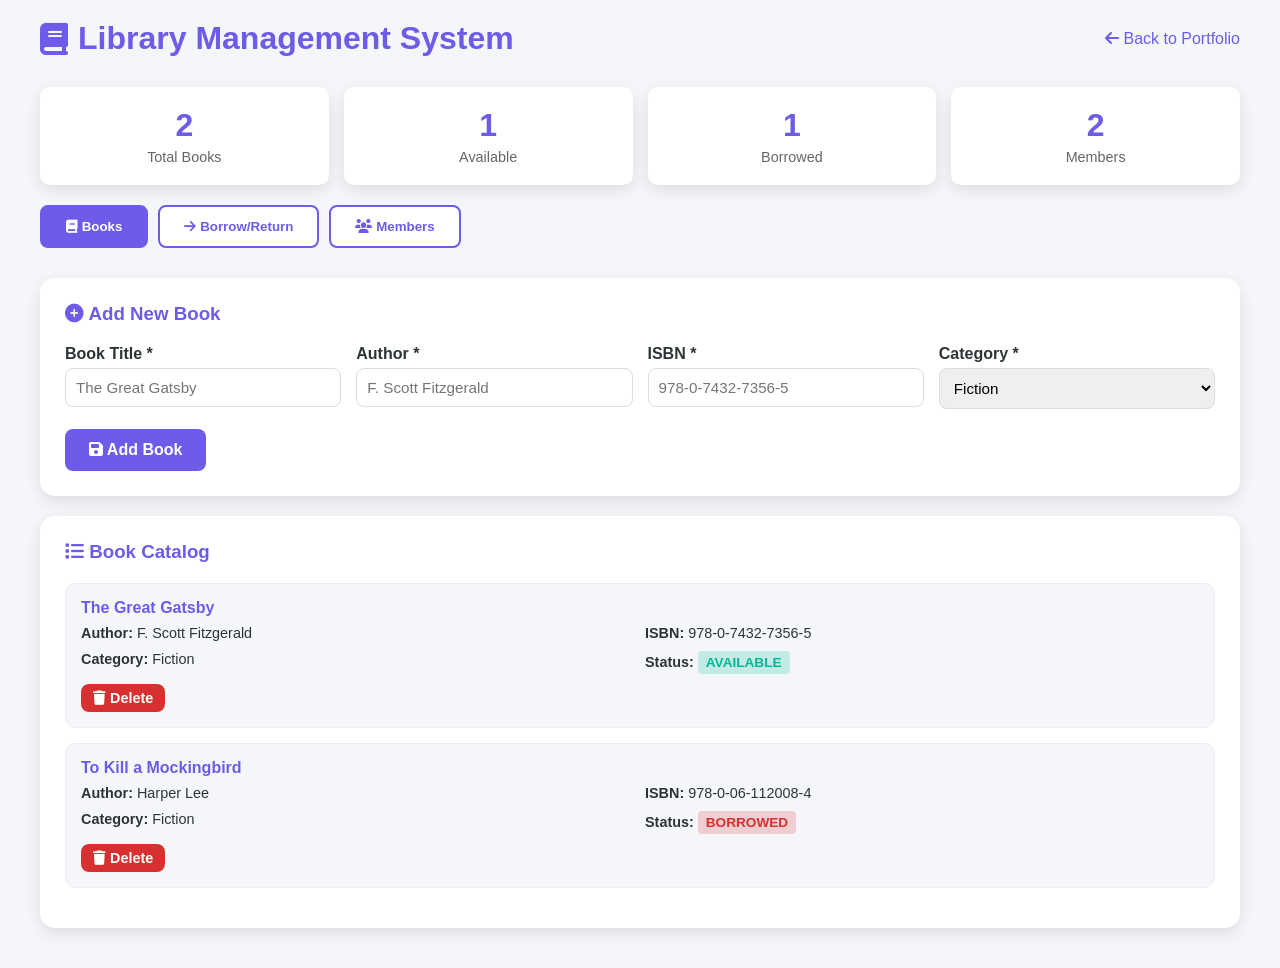
<file: library-system.html>
<!DOCTYPE html>
<html lang="en">
<head>
    <meta charset="UTF-8">
    <meta name="viewport" content="width=device-width, initial-scale=1.0">
    <title>Library Management System Demo</title>
    <link rel="stylesheet" href="https://cdnjs.cloudflare.com/ajax/libs/font-awesome/6.4.0/css/all.min.css">
    <style>
        * {
            margin: 0;
            padding: 0;
            box-sizing: border-box;
        }

        :root {
            --primary: #6c5ce7;
            --secondary: #00b894;
            --danger: #d63031;
            --light: #f5f6fa;
            --dark: #2d3436;
        }

        body {
            font-family: 'Segoe UI', Tahoma, Geneva, Verdana, sans-serif;
            background: var(--light);
            color: var(--dark);
            min-height: 100vh;
            padding: 20px;
        }

        .container {
            max-width: 1200px;
            margin: 0 auto;
        }

        .header {
            display: flex;
            justify-content: space-between;
            align-items: center;
            margin-bottom: 30px;
            flex-wrap: wrap;
            gap: 20px;
        }

        .header h1 {
            color: var(--primary);
            display: flex;
            align-items: center;
            gap: 10px;
        }

        .back-link {
            color: var(--primary);
            text-decoration: none;
            font-weight: 500;
            transition: all 0.3s ease;
        }

        .back-link:hover {
            color: var(--secondary);
        }

        .tabs {
            display: flex;
            gap: 10px;
            margin-bottom: 30px;
            flex-wrap: wrap;
        }

        .tab-btn {
            padding: 12px 24px;
            border: 2px solid var(--primary);
            background: white;
            color: var(--primary);
            border-radius: 8px;
            cursor: pointer;
            font-weight: 600;
            transition: all 0.3s ease;
        }

        .tab-btn.active {
            background: var(--primary);
            color: white;
        }

        .tab-btn:hover {
            transform: translateY(-2px);
        }

        .tab-content {
            display: none;
            animation: fadeIn 0.3s ease;
        }

        .tab-content.active {
            display: block;
        }

        @keyframes fadeIn {
            from { opacity: 0; }
            to { opacity: 1; }
        }

        .form-grid {
            display: grid;
            grid-template-columns: repeat(auto-fit, minmax(250px, 1fr));
            gap: 15px;
            margin-bottom: 20px;
        }

        .form-group {
            display: flex;
            flex-direction: column;
        }

        .form-group label {
            margin-bottom: 5px;
            font-weight: 600;
            color: var(--dark);
        }

        .form-group input,
        .form-group select,
        .form-group textarea {
            padding: 10px;
            border: 1px solid #ddd;
            border-radius: 8px;
            font-size: 0.95rem;
            font-family: inherit;
        }

        .form-group input:focus,
        .form-group select:focus,
        .form-group textarea:focus {
            outline: none;
            border-color: var(--primary);
            box-shadow: 0 0 5px rgba(108, 92, 231, 0.2);
        }

        .btn {
            padding: 12px 24px;
            border: none;
            border-radius: 8px;
            font-weight: 600;
            cursor: pointer;
            transition: all 0.3s ease;
            font-size: 1rem;
        }

        .btn-primary {
            background: var(--primary);
            color: white;
        }

        .btn-primary:hover {
            background: #5544d3;
            transform: translateY(-2px);
        }

        .btn-secondary {
            background: var(--secondary);
            color: white;
        }

        .btn-secondary:hover {
            background: #00a775;
        }

        .btn-danger {
            background: var(--danger);
            color: white;
            padding: 8px 12px;
        }

        .btn-danger:hover {
            background: #c92e2e;
        }

        .btn-small {
            padding: 6px 12px;
            font-size: 0.9rem;
        }

        .panel {
            background: white;
            padding: 25px;
            border-radius: 15px;
            box-shadow: 0 5px 15px rgba(0, 0, 0, 0.1);
            margin-bottom: 20px;
        }

        .panel h3 {
            margin-bottom: 20px;
            color: var(--primary);
        }

        .stats {
            display: grid;
            grid-template-columns: repeat(auto-fit, minmax(200px, 1fr));
            gap: 15px;
            margin-bottom: 20px;
        }

        .stat-card {
            background: white;
            padding: 20px;
            border-radius: 10px;
            box-shadow: 0 5px 15px rgba(0, 0, 0, 0.1);
            text-align: center;
        }

        .stat-number {
            font-size: 2rem;
            font-weight: bold;
            color: var(--primary);
        }

        .stat-label {
            color: #666;
            font-size: 0.9rem;
            margin-top: 5px;
        }

        .book-card {
            border: 1px solid #eee;
            padding: 15px;
            border-radius: 10px;
            margin-bottom: 15px;
            background: var(--light);
        }

        .book-card h4 {
            color: var(--primary);
            margin-bottom: 8px;
        }

        .book-info {
            display: grid;
            grid-template-columns: 1fr 1fr;
            gap: 10px;
            margin-bottom: 10px;
            font-size: 0.9rem;
        }

        .book-info strong {
            color: var(--dark);
        }

        .status {
            display: inline-block;
            padding: 4px 8px;
            border-radius: 4px;
            font-weight: 600;
            font-size: 0.85rem;
        }

        .status.available {
            background: rgba(0, 184, 148, 0.2);
            color: #00b894;
        }

        .status.borrowed {
            background: rgba(214, 48, 49, 0.2);
            color: #d63031;
        }

        .empty-message {
            text-align: center;
            padding: 40px 20px;
            color: #999;
        }

        @media (max-width: 768px) {
            .form-grid {
                grid-template-columns: 1fr;
            }

            .tabs {
                flex-direction: column;
            }
        }
    </style>
</head>
<body>
    <div class="container">
        <div class="header">
            <h1><i class="fas fa-book"></i> Library Management System</h1>
            <a href="index.html" class="back-link"><i class="fas fa-arrow-left"></i> Back to Portfolio</a>
        </div>

        <div class="stats">
            <div class="stat-card">
                <div class="stat-number" id="totalBooks">0</div>
                <div class="stat-label">Total Books</div>
            </div>
            <div class="stat-card">
                <div class="stat-number" id="availableBooks">0</div>
                <div class="stat-label">Available</div>
            </div>
            <div class="stat-card">
                <div class="stat-number" id="borrowedBooks">0</div>
                <div class="stat-label">Borrowed</div>
            </div>
            <div class="stat-card">
                <div class="stat-number" id="totalMembers">0</div>
                <div class="stat-label">Members</div>
            </div>
        </div>

        <div class="tabs">
            <button class="tab-btn active" onclick="switchTab('books')"><i class="fas fa-book"></i> Books</button>
            <button class="tab-btn" onclick="switchTab('borrow')"><i class="fas fa-arrow-right"></i> Borrow/Return</button>
            <button class="tab-btn" onclick="switchTab('members')"><i class="fas fa-users"></i> Members</button>
        </div>

        <!-- Books Tab -->
        <div id="books" class="tab-content active">
            <div class="panel">
                <h3><i class="fas fa-plus-circle"></i> Add New Book</h3>
                <form onsubmit="addBook(event)">
                    <div class="form-grid">
                        <div class="form-group">
                            <label>Book Title *</label>
                            <input type="text" id="bookTitle" required placeholder="The Great Gatsby">
                        </div>
                        <div class="form-group">
                            <label>Author *</label>
                            <input type="text" id="bookAuthor" required placeholder="F. Scott Fitzgerald">
                        </div>
                        <div class="form-group">
                            <label>ISBN *</label>
                            <input type="text" id="bookISBN" required placeholder="978-0-7432-7356-5">
                        </div>
                        <div class="form-group">
                            <label>Category *</label>
                            <select id="bookCategory" required>
                                <option>Fiction</option>
                                <option>Non-Fiction</option>
                                <option>Science</option>
                                <option>Technology</option>
                                <option>History</option>
                            </select>
                        </div>
                    </div>
                    <button type="submit" class="btn btn-primary"><i class="fas fa-save"></i> Add Book</button>
                </form>
            </div>

            <div class="panel">
                <h3><i class="fas fa-list"></i> Book Catalog</h3>
                <div id="booksList"></div>
                <div id="booksEmpty" class="empty-message" style="display: none;">
                    <p>No books in the library yet.</p>
                </div>
            </div>
        </div>

        <!-- Borrow/Return Tab -->
        <div id="borrow" class="tab-content">
            <div class="panel">
                <h3><i class="fas fa-exchange-alt"></i> Borrow/Return Book</h3>
                <form onsubmit="borrowBook(event)">
                    <div class="form-grid">
                        <div class="form-group">
                            <label>Member Name *</label>
                            <input type="text" id="memberName" required placeholder="John Doe">
                        </div>
                        <div class="form-group">
                            <label>Book ISBN *</label>
                            <input type="text" id="borrowISBN" required placeholder="978-0-7432-7356-5">
                        </div>
                        <div class="form-group">
                            <label>Action *</label>
                            <select id="action" required>
                                <option value="borrow">Borrow</option>
                                <option value="return">Return</option>
                            </select>
                        </div>
                        <div class="form-group">
                            <label>&nbsp;</label>
                            <button type="submit" class="btn btn-secondary"><i class="fas fa-check"></i> Process</button>
                        </div>
                    </div>
                </form>
            </div>

            <div class="panel">
                <h3><i class="fas fa-history"></i> Transaction History</h3>
                <div id="transactionHistory"></div>
                <div id="historyEmpty" class="empty-message" style="display: none;">
                    <p>No transactions yet.</p>
                </div>
            </div>
        </div>

        <!-- Members Tab -->
        <div id="members" class="tab-content">
            <div class="panel">
                <h3><i class="fas fa-user-plus"></i> Register New Member</h3>
                <form onsubmit="registerMember(event)">
                    <div class="form-grid">
                        <div class="form-group">
                            <label>Member Name *</label>
                            <input type="text" id="memberFullName" required placeholder="Jane Smith">
                        </div>
                        <div class="form-group">
                            <label>Email *</label>
                            <input type="email" id="memberEmail" required placeholder="jane@example.com">
                        </div>
                        <div class="form-group">
                            <label>Phone *</label>
                            <input type="tel" id="memberPhone" required placeholder="0596123494">
                        </div>
                    </div>
                    <button type="submit" class="btn btn-primary"><i class="fas fa-save"></i> Register Member</button>
                </form>
            </div>

            <div class="panel">
                <h3><i class="fas fa-users"></i> Members List</h3>
                <div id="membersList"></div>
                <div id="membersEmpty" class="empty-message" style="display: none;">
                    <p>No members registered yet.</p>
                </div>
            </div>
        </div>
    </div>

    <script>
        let books = JSON.parse(localStorage.getItem('libBooks')) || [
            { isbn: '978-0-7432-7356-5', title: 'The Great Gatsby', author: 'F. Scott Fitzgerald', category: 'Fiction', status: 'available' },
            { isbn: '978-0-06-112008-4', title: 'To Kill a Mockingbird', author: 'Harper Lee', category: 'Fiction', status: 'borrowed' }
        ];

        let members = JSON.parse(localStorage.getItem('libMembers')) || [
            { id: 1, name: 'John Doe', email: 'john@example.com', phone: '0596123494' },
            { id: 2, name: 'Jane Smith', email: 'jane@example.com', phone: '0596234567' }
        ];

        let transactions = JSON.parse(localStorage.getItem('libTransactions')) || [];

        function switchTab(tab) {
            document.querySelectorAll('.tab-content').forEach(el => el.classList.remove('active'));
            document.querySelectorAll('.tab-btn').forEach(el => el.classList.remove('active'));
            
            document.getElementById(tab).classList.add('active');
            event.target.classList.add('active');

            if (tab === 'books') renderBooks();
            else if (tab === 'borrow') renderTransactions();
            else if (tab === 'members') renderMembers();
        }

        function addBook(e) {
            e.preventDefault();
            const book = {
                isbn: document.getElementById('bookISBN').value,
                title: document.getElementById('bookTitle').value,
                author: document.getElementById('bookAuthor').value,
                category: document.getElementById('bookCategory').value,
                status: 'available'
            };

            if (books.some(b => b.isbn === book.isbn)) {
                alert('Book with this ISBN already exists!');
                return;
            }

            books.push(book);
            localStorage.setItem('libBooks', JSON.stringify(books));
            e.target.reset();
            renderBooks();
            updateStats();
        }

        function deleteBook(isbn) {
            if (confirm('Delete this book?')) {
                books = books.filter(b => b.isbn !== isbn);
                localStorage.setItem('libBooks', JSON.stringify(books));
                renderBooks();
                updateStats();
            }
        }

        function renderBooks() {
            const container = document.getElementById('booksList');
            const empty = document.getElementById('booksEmpty');

            if (books.length === 0) {
                empty.style.display = 'block';
                container.innerHTML = '';
                return;
            }

            empty.style.display = 'none';
            container.innerHTML = books.map(book => `
                <div class="book-card">
                    <h4>${book.title}</h4>
                    <div class="book-info">
                        <div><strong>Author:</strong> ${book.author}</div>
                        <div><strong>ISBN:</strong> ${book.isbn}</div>
                        <div><strong>Category:</strong> ${book.category}</div>
                        <div><strong>Status:</strong> <span class="status ${book.status}">${book.status.toUpperCase()}</span></div>
                    </div>
                    <button class="btn btn-danger btn-small" onclick="deleteBook('${book.isbn}')"><i class="fas fa-trash"></i> Delete</button>
                </div>
            `).join('');
        }

        function borrowBook(e) {
            e.preventDefault();
            const memberName = document.getElementById('memberName').value;
            const isbn = document.getElementById('borrowISBN').value;
            const action = document.getElementById('action').value;

            const book = books.find(b => b.isbn === isbn);
            if (!book) {
                alert('Book not found!');
                return;
            }

            if (action === 'borrow' && book.status === 'borrowed') {
                alert('Book is already borrowed!');
                return;
            }

            if (action === 'return' && book.status === 'available') {
                alert('Book is not borrowed!');
                return;
            }

            book.status = action === 'borrow' ? 'borrowed' : 'available';
            
            transactions.unshift({
                date: new Date().toLocaleDateString(),
                member: memberName,
                book: book.title,
                action: action
            });

            localStorage.setItem('libBooks', JSON.stringify(books));
            localStorage.setItem('libTransactions', JSON.stringify(transactions));
            
            alert(`${action.toUpperCase()} successful!`);
            e.target.reset();
            renderTransactions();
            updateStats();
        }

        function renderTransactions() {
            const container = document.getElementById('transactionHistory');
            const empty = document.getElementById('historyEmpty');

            if (transactions.length === 0) {
                empty.style.display = 'block';
                container.innerHTML = '';
                return;
            }

            empty.style.display = 'none';
            container.innerHTML = `
                <table style="width: 100%; border-collapse: collapse;">
                    <thead>
                        <tr style="background: var(--light);">
                            <th style="padding: 10px; text-align: left; border-bottom: 2px solid #ddd;">Date</th>
                            <th style="padding: 10px; text-align: left; border-bottom: 2px solid #ddd;">Member</th>
                            <th style="padding: 10px; text-align: left; border-bottom: 2px solid #ddd;">Book</th>
                            <th style="padding: 10px; text-align: left; border-bottom: 2px solid #ddd;">Action</th>
                        </tr>
                    </thead>
                    <tbody>
                        ${transactions.map(t => `
                            <tr>
                                <td style="padding: 10px; border-bottom: 1px solid #eee;">${t.date}</td>
                                <td style="padding: 10px; border-bottom: 1px solid #eee;">${t.member}</td>
                                <td style="padding: 10px; border-bottom: 1px solid #eee;">${t.book}</td>
                                <td style="padding: 10px; border-bottom: 1px solid #eee;"><span class="status ${t.action === 'borrow' ? 'borrowed' : 'available'}">${t.action.toUpperCase()}</span></td>
                            </tr>
                        `).join('')}
                    </tbody>
                </table>
            `;
        }

        function registerMember(e) {
            e.preventDefault();
            const member = {
                id: members.length + 1,
                name: document.getElementById('memberFullName').value,
                email: document.getElementById('memberEmail').value,
                phone: document.getElementById('memberPhone').value
            };

            members.push(member);
            localStorage.setItem('libMembers', JSON.stringify(members));
            e.target.reset();
            renderMembers();
            updateStats();
        }

        function renderMembers() {
            const container = document.getElementById('membersList');
            const empty = document.getElementById('membersEmpty');

            if (members.length === 0) {
                empty.style.display = 'block';
                container.innerHTML = '';
                return;
            }

            empty.style.display = 'none';
            container.innerHTML = `
                <table style="width: 100%; border-collapse: collapse;">
                    <thead>
                        <tr style="background: var(--light);">
                            <th style="padding: 10px; text-align: left; border-bottom: 2px solid #ddd;">Name</th>
                            <th style="padding: 10px; text-align: left; border-bottom: 2px solid #ddd;">Email</th>
                            <th style="padding: 10px; text-align: left; border-bottom: 2px solid #ddd;">Phone</th>
                        </tr>
                    </thead>
                    <tbody>
                        ${members.map(m => `
                            <tr>
                                <td style="padding: 10px; border-bottom: 1px solid #eee;">${m.name}</td>
                                <td style="padding: 10px; border-bottom: 1px solid #eee;">${m.email}</td>
                                <td style="padding: 10px; border-bottom: 1px solid #eee;">${m.phone}</td>
                            </tr>
                        `).join('')}
                    </tbody>
                </table>
            `;
        }

        function updateStats() {
            document.getElementById('totalBooks').textContent = books.length;
            document.getElementById('availableBooks').textContent = books.filter(b => b.status === 'available').length;
            document.getElementById('borrowedBooks').textContent = books.filter(b => b.status === 'borrowed').length;
            document.getElementById('totalMembers').textContent = members.length;
        }

        // Initial render
        renderBooks();
        renderMembers();
        updateStats();
    </script>
</body>
</html>
</file>
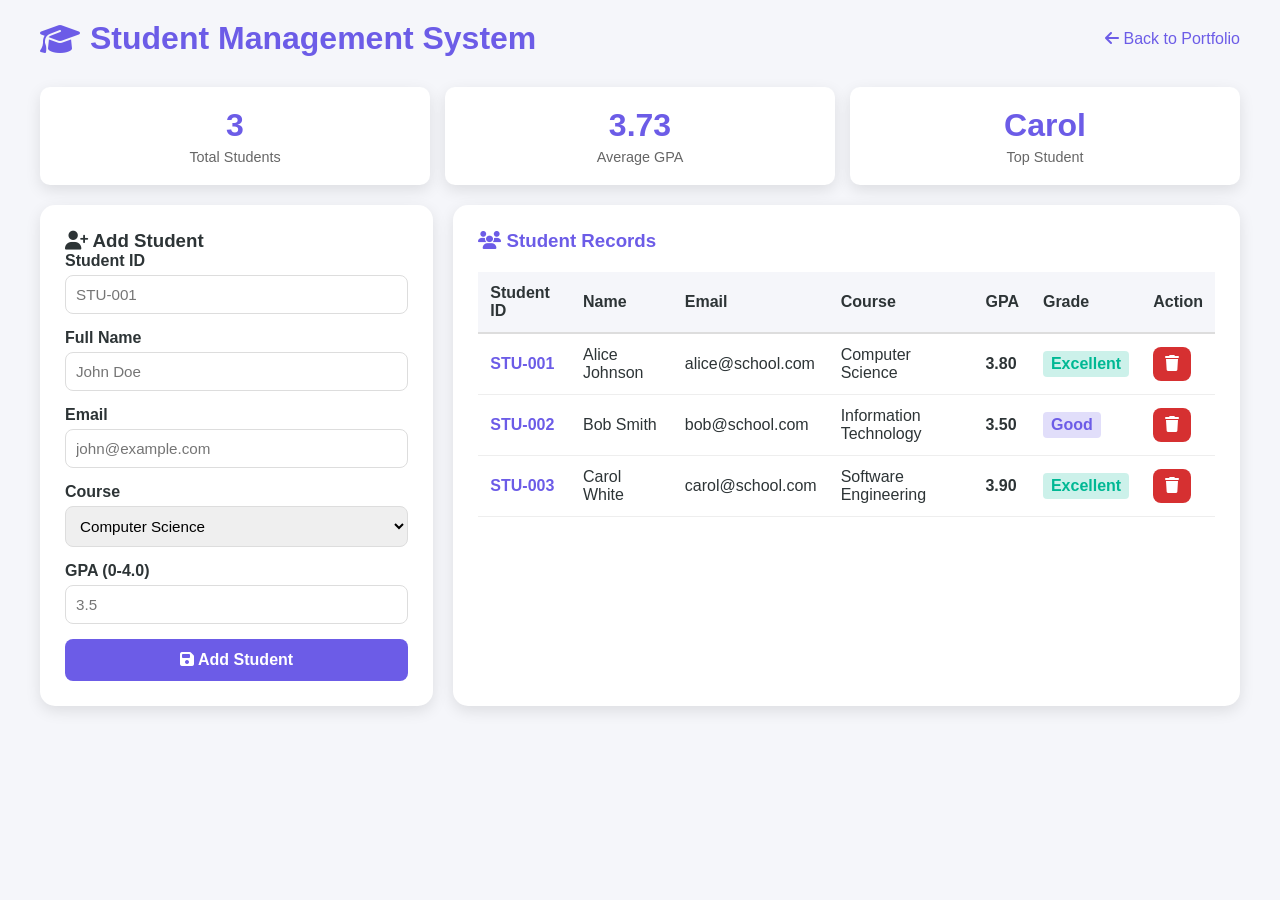
<file: student-system.html>
<!DOCTYPE html>
<html lang="en">
<head>
    <meta charset="UTF-8">
    <meta name="viewport" content="width=device-width, initial-scale=1.0">
    <title>Student Management System Demo</title>
    <link rel="stylesheet" href="https://cdnjs.cloudflare.com/ajax/libs/font-awesome/6.4.0/css/all.min.css">
    <style>
        * {
            margin: 0;
            padding: 0;
            box-sizing: border-box;
        }

        :root {
            --primary: #6c5ce7;
            --secondary: #00b894;
            --danger: #d63031;
            --light: #f5f6fa;
            --dark: #2d3436;
        }

        body {
            font-family: 'Segoe UI', Tahoma, Geneva, Verdana, sans-serif;
            background: var(--light);
            color: var(--dark);
            min-height: 100vh;
            padding: 20px;
        }

        .container {
            max-width: 1200px;
            margin: 0 auto;
        }

        .header {
            display: flex;
            justify-content: space-between;
            align-items: center;
            margin-bottom: 30px;
            flex-wrap: wrap;
            gap: 20px;
        }

        .header h1 {
            color: var(--primary);
            display: flex;
            align-items: center;
            gap: 10px;
        }

        .back-link {
            color: var(--primary);
            text-decoration: none;
            font-weight: 500;
            transition: all 0.3s ease;
        }

        .back-link:hover {
            color: var(--secondary);
        }

        .main-content {
            display: grid;
            grid-template-columns: 1fr 2fr;
            gap: 20px;
            margin-bottom: 30px;
        }

        .form-panel {
            background: white;
            padding: 25px;
            border-radius: 15px;
            box-shadow: 0 5px 15px rgba(0, 0, 0, 0.1);
        }

        .form-group {
            margin-bottom: 15px;
        }

        .form-group label {
            display: block;
            margin-bottom: 5px;
            font-weight: 600;
            color: var(--dark);
        }

        .form-group input,
        .form-group select {
            width: 100%;
            padding: 10px;
            border: 1px solid #ddd;
            border-radius: 8px;
            font-size: 0.95rem;
        }

        .form-group input:focus,
        .form-group select:focus {
            outline: none;
            border-color: var(--primary);
            box-shadow: 0 0 5px rgba(108, 92, 231, 0.2);
        }

        .btn {
            width: 100%;
            padding: 12px;
            border: none;
            border-radius: 8px;
            font-weight: 600;
            cursor: pointer;
            transition: all 0.3s ease;
            font-size: 1rem;
        }

        .btn-primary {
            background: var(--primary);
            color: white;
        }

        .btn-primary:hover {
            background: #5544d3;
            transform: translateY(-2px);
        }

        .btn-danger {
            background: var(--danger);
            color: white;
            padding: 8px 12px;
            width: auto;
        }

        .btn-danger:hover {
            background: #c92e2e;
        }

        .table-panel {
            background: white;
            padding: 25px;
            border-radius: 15px;
            box-shadow: 0 5px 15px rgba(0, 0, 0, 0.1);
            overflow-x: auto;
        }

        .table-panel h3 {
            margin-bottom: 20px;
            color: var(--primary);
        }

        table {
            width: 100%;
            border-collapse: collapse;
        }

        th {
            background: var(--light);
            padding: 12px;
            text-align: left;
            font-weight: 600;
            color: var(--dark);
            border-bottom: 2px solid #ddd;
        }

        td {
            padding: 12px;
            border-bottom: 1px solid #eee;
        }

        tr:hover {
            background: var(--light);
        }

        .student-id {
            font-weight: 600;
            color: var(--primary);
        }

        .grade {
            padding: 4px 8px;
            border-radius: 4px;
            font-weight: 600;
            display: inline-block;
        }

        .grade.excellent {
            background: rgba(0, 184, 148, 0.2);
            color: #00b894;
        }

        .grade.good {
            background: rgba(108, 92, 231, 0.2);
            color: #6c5ce7;
        }

        .grade.average {
            background: rgba(255, 193, 7, 0.2);
            color: #ffc107;
        }

        .stats {
            display: grid;
            grid-template-columns: repeat(auto-fit, minmax(200px, 1fr));
            gap: 15px;
            margin-bottom: 20px;
        }

        .stat-card {
            background: white;
            padding: 20px;
            border-radius: 10px;
            box-shadow: 0 5px 15px rgba(0, 0, 0, 0.1);
            text-align: center;
        }

        .stat-number {
            font-size: 2rem;
            font-weight: bold;
            color: var(--primary);
        }

        .stat-label {
            color: #666;
            font-size: 0.9rem;
            margin-top: 5px;
        }

        .empty-message {
            text-align: center;
            padding: 40px 20px;
            color: #999;
        }

        @media (max-width: 768px) {
            .main-content {
                grid-template-columns: 1fr;
            }

            .header {
                flex-direction: column;
                align-items: flex-start;
            }

            table {
                font-size: 0.9rem;
            }

            th, td {
                padding: 8px;
            }
        }
    </style>
</head>
<body>
    <div class="container">
        <div class="header">
            <h1><i class="fas fa-graduation-cap"></i> Student Management System</h1>
            <a href="index.html" class="back-link"><i class="fas fa-arrow-left"></i> Back to Portfolio</a>
        </div>

        <div class="stats">
            <div class="stat-card">
                <div class="stat-number" id="totalStudents">0</div>
                <div class="stat-label">Total Students</div>
            </div>
            <div class="stat-card">
                <div class="stat-number" id="avgGrade">0</div>
                <div class="stat-label">Average GPA</div>
            </div>
            <div class="stat-card">
                <div class="stat-number" id="topStudent">-</div>
                <div class="stat-label">Top Student</div>
            </div>
        </div>

        <div class="main-content">
            <div class="form-panel">
                <h3><i class="fas fa-user-plus"></i> Add Student</h3>
                <form id="studentForm">
                    <div class="form-group">
                        <label>Student ID</label>
                        <input type="text" id="studentId" placeholder="STU-001" required>
                    </div>
                    <div class="form-group">
                        <label>Full Name</label>
                        <input type="text" id="studentName" placeholder="John Doe" required>
                    </div>
                    <div class="form-group">
                        <label>Email</label>
                        <input type="email" id="studentEmail" placeholder="john@example.com" required>
                    </div>
                    <div class="form-group">
                        <label>Course</label>
                        <select id="studentCourse" required>
                            <option>Computer Science</option>
                            <option>Information Technology</option>
                            <option>Software Engineering</option>
                            <option>Data Science</option>
                        </select>
                    </div>
                    <div class="form-group">
                        <label>GPA (0-4.0)</label>
                        <input type="number" id="studentGpa" placeholder="3.5" min="0" max="4" step="0.1" required>
                    </div>
                    <button type="submit" class="btn btn-primary"><i class="fas fa-save"></i> Add Student</button>
                </form>
            </div>

            <div class="table-panel">
                <h3><i class="fas fa-users"></i> Student Records</h3>
                <div id="tableContainer"></div>
                <div id="emptyMsg" class="empty-message" style="display: none;">
                    <i class="fas fa-inbox" style="font-size: 2rem; margin-bottom: 10px;"></i>
                    <p>No students added yet. Use the form to add a student!</p>
                </div>
            </div>
        </div>
    </div>

    <script>
        let students = JSON.parse(localStorage.getItem('students')) || [
            { id: 'STU-001', name: 'Alice Johnson', email: 'alice@school.com', course: 'Computer Science', gpa: 3.8 },
            { id: 'STU-002', name: 'Bob Smith', email: 'bob@school.com', course: 'Information Technology', gpa: 3.5 },
            { id: 'STU-003', name: 'Carol White', email: 'carol@school.com', course: 'Software Engineering', gpa: 3.9 }
        ];

        const form = document.getElementById('studentForm');
        form.addEventListener('submit', (e) => {
            e.preventDefault();
            
            const student = {
                id: document.getElementById('studentId').value,
                name: document.getElementById('studentName').value,
                email: document.getElementById('studentEmail').value,
                course: document.getElementById('studentCourse').value,
                gpa: parseFloat(document.getElementById('studentGpa').value)
            };

            // Check for duplicate ID
            if (students.some(s => s.id === student.id)) {
                alert('Student ID already exists!');
                return;
            }

            students.push(student);
            localStorage.setItem('students', JSON.stringify(students));
            form.reset();
            render();
        });

        function deleteStudent(id) {
            if (confirm('Delete this student?')) {
                students = students.filter(s => s.id !== id);
                localStorage.setItem('students', JSON.stringify(students));
                render();
            }
        }

        function getGradeClass(gpa) {
            if (gpa >= 3.7) return 'excellent';
            if (gpa >= 3.0) return 'good';
            return 'average';
        }

        function getGradeLabel(gpa) {
            if (gpa >= 3.7) return 'Excellent';
            if (gpa >= 3.0) return 'Good';
            return 'Average';
        }

        function render() {
            const container = document.getElementById('tableContainer');
            const empty = document.getElementById('emptyMsg');

            if (students.length === 0) {
                empty.style.display = 'block';
                container.innerHTML = '';
                updateStats();
                return;
            }

            empty.style.display = 'none';

            let html = `
                <table>
                    <thead>
                        <tr>
                            <th>Student ID</th>
                            <th>Name</th>
                            <th>Email</th>
                            <th>Course</th>
                            <th>GPA</th>
                            <th>Grade</th>
                            <th>Action</th>
                        </tr>
                    </thead>
                    <tbody>
            `;

            students.forEach(student => {
                html += `
                    <tr>
                        <td class="student-id">${student.id}</td>
                        <td>${student.name}</td>
                        <td>${student.email}</td>
                        <td>${student.course}</td>
                        <td><strong>${student.gpa.toFixed(2)}</strong></td>
                        <td><span class="grade ${getGradeClass(student.gpa)}">${getGradeLabel(student.gpa)}</span></td>
                        <td><button class="btn btn-danger" onclick="deleteStudent('${student.id}')"><i class="fas fa-trash"></i></button></td>
                    </tr>
                `;
            });

            html += `</tbody></table>`;
            container.innerHTML = html;
            updateStats();
        }

        function updateStats() {
            document.getElementById('totalStudents').textContent = students.length;
            
            if (students.length > 0) {
                const avgGpa = (students.reduce((sum, s) => sum + s.gpa, 0) / students.length).toFixed(2);
                const topStudent = students.reduce((top, s) => s.gpa > top.gpa ? s : top);
                
                document.getElementById('avgGrade').textContent = avgGpa;
                document.getElementById('topStudent').textContent = topStudent.name.split(' ')[0];
            }
        }

        render();
    </script>
</body>
</html>
</file>
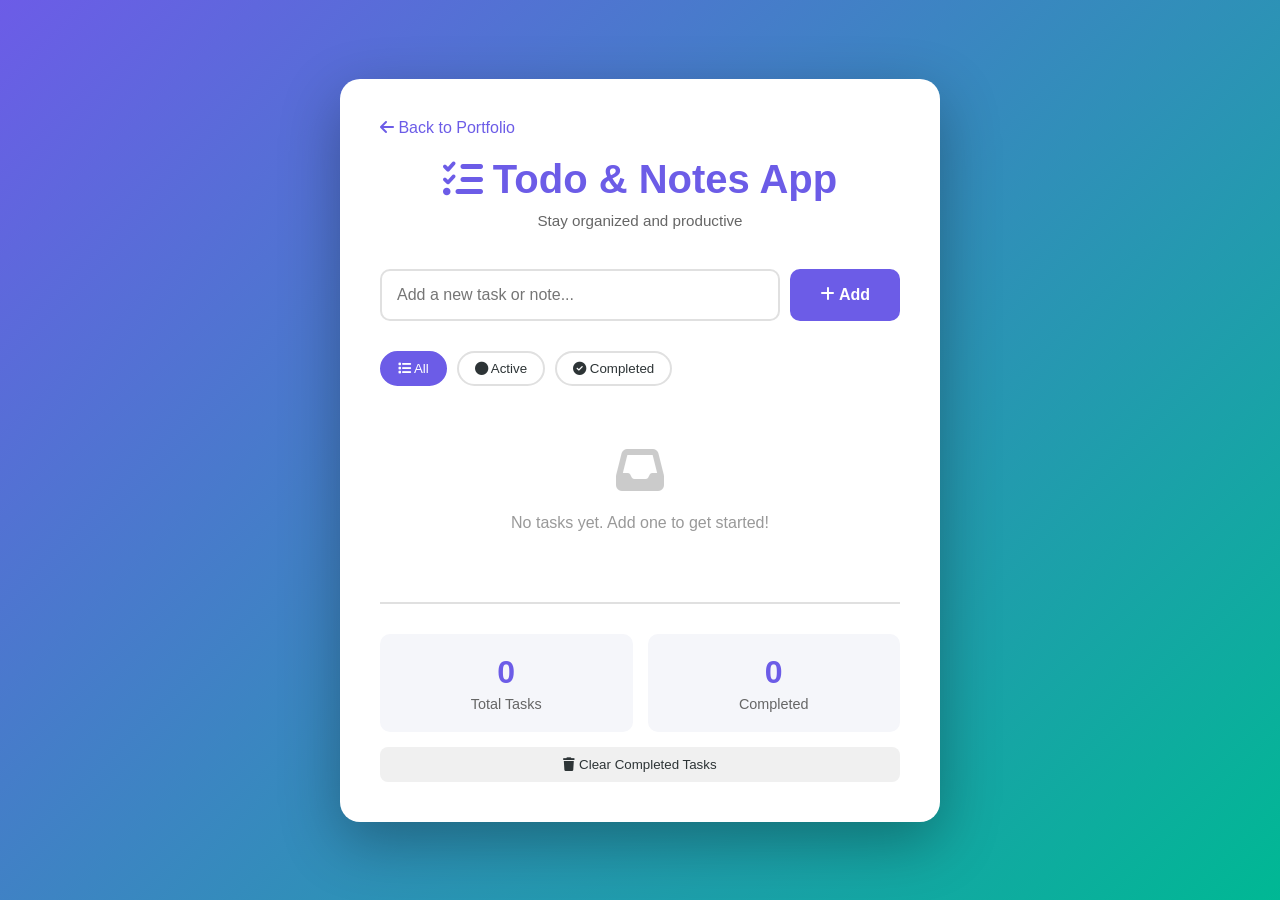
<file: todo-app.html>
<!DOCTYPE html>
<html lang="en">
<head>
    <meta charset="UTF-8">
    <meta name="viewport" content="width=device-width, initial-scale=1.0">
    <title>Todo & Notes App - Worae Alexander</title>
    <link rel="stylesheet" href="https://cdnjs.cloudflare.com/ajax/libs/font-awesome/6.4.0/css/all.min.css">
    <style>
        * {
            margin: 0;
            padding: 0;
            box-sizing: border-box;
        }

        :root {
            --primary-color: #6c5ce7;
            --secondary-color: #00b894;
            --danger-color: #d63031;
            --light-bg: #f5f6fa;
            --dark-text: #2d3436;
            --border-color: #e0e0e0;
        }

        body {
            font-family: 'Segoe UI', Tahoma, Geneva, Verdana, sans-serif;
            background: linear-gradient(135deg, var(--primary-color) 0%, var(--secondary-color) 100%);
            min-height: 100vh;
            padding: 20px;
            display: flex;
            justify-content: center;
            align-items: center;
        }

        .container {
            background: white;
            border-radius: 20px;
            box-shadow: 0 20px 60px rgba(0, 0, 0, 0.3);
            width: 100%;
            max-width: 600px;
            padding: 40px;
        }

        .header {
            text-align: center;
            margin-bottom: 40px;
        }

        .header h1 {
            color: var(--primary-color);
            font-size: 2.5rem;
            margin-bottom: 10px;
            display: flex;
            align-items: center;
            justify-content: center;
            gap: 10px;
        }

        .header p {
            color: #666;
            font-size: 0.95rem;
        }

        .back-link {
            display: inline-block;
            margin-bottom: 20px;
            color: var(--primary-color);
            text-decoration: none;
            font-weight: 500;
            transition: all 0.3s ease;
        }

        .back-link:hover {
            color: var(--secondary-color);
        }

        .input-group {
            display: flex;
            gap: 10px;
            margin-bottom: 30px;
        }

        #todoInput {
            flex: 1;
            padding: 15px;
            border: 2px solid var(--border-color);
            border-radius: 10px;
            font-size: 1rem;
            font-family: inherit;
            transition: all 0.3s ease;
        }

        #todoInput:focus {
            outline: none;
            border-color: var(--primary-color);
            box-shadow: 0 0 10px rgba(108, 92, 231, 0.1);
        }

        .btn {
            padding: 15px 30px;
            border: none;
            border-radius: 10px;
            font-weight: bold;
            cursor: pointer;
            transition: all 0.3s ease;
            font-size: 1rem;
        }

        .btn-add {
            background: var(--primary-color);
            color: white;
        }

        .btn-add:hover {
            background: #5544d3;
            transform: translateY(-2px);
        }

        .filters {
            display: flex;
            gap: 10px;
            margin-bottom: 20px;
            flex-wrap: wrap;
        }

        .filter-btn {
            padding: 8px 16px;
            border: 2px solid var(--border-color);
            background: white;
            color: var(--dark-text);
            border-radius: 20px;
            cursor: pointer;
            font-weight: 500;
            transition: all 0.3s ease;
        }

        .filter-btn.active {
            background: var(--primary-color);
            color: white;
            border-color: var(--primary-color);
        }

        .todo-list {
            list-style: none;
            max-height: 400px;
            overflow-y: auto;
        }

        .todo-item {
            display: flex;
            align-items: center;
            gap: 15px;
            padding: 15px;
            background: var(--light-bg);
            border-radius: 10px;
            margin-bottom: 10px;
            transition: all 0.3s ease;
        }

        .todo-item:hover {
            box-shadow: 0 5px 15px rgba(0, 0, 0, 0.1);
            transform: translateX(5px);
        }

        .todo-item.completed {
            opacity: 0.6;
        }

        .todo-item.completed .todo-text {
            text-decoration: line-through;
            color: #999;
        }

        .checkbox {
            width: 24px;
            height: 24px;
            cursor: pointer;
            accent-color: var(--secondary-color);
        }

        .todo-content {
            flex: 1;
        }

        .todo-text {
            color: var(--dark-text);
            font-weight: 500;
            margin-bottom: 5px;
            word-break: break-word;
        }

        .todo-date {
            font-size: 0.85rem;
            color: #999;
        }

        .todo-actions {
            display: flex;
            gap: 10px;
        }

        .btn-delete {
            background: var(--danger-color);
            color: white;
            border: none;
            padding: 8px 12px;
            border-radius: 6px;
            cursor: pointer;
            transition: all 0.3s ease;
            font-size: 0.9rem;
        }

        .btn-delete:hover {
            background: #c92e2e;
            transform: scale(1.05);
        }

        .empty-state {
            text-align: center;
            padding: 40px 20px;
            color: #999;
        }

        .empty-state i {
            font-size: 3rem;
            margin-bottom: 20px;
            opacity: 0.5;
        }

        .stats {
            display: grid;
            grid-template-columns: 1fr 1fr;
            gap: 15px;
            margin-top: 30px;
            padding-top: 30px;
            border-top: 2px solid var(--border-color);
        }

        .stat-box {
            text-align: center;
            padding: 20px;
            background: var(--light-bg);
            border-radius: 10px;
        }

        .stat-number {
            font-size: 2rem;
            font-weight: bold;
            color: var(--primary-color);
        }

        .stat-label {
            color: #666;
            font-size: 0.9rem;
            margin-top: 5px;
        }

        .clear-all {
            width: 100%;
            padding: 10px;
            margin-top: 15px;
            background: #f0f0f0;
            border: none;
            border-radius: 8px;
            color: var(--dark-text);
            cursor: pointer;
            font-weight: 500;
            transition: all 0.3s ease;
        }

        .clear-all:hover {
            background: #e0e0e0;
        }

        ::-webkit-scrollbar {
            width: 8px;
        }

        ::-webkit-scrollbar-track {
            background: var(--light-bg);
            border-radius: 10px;
        }

        ::-webkit-scrollbar-thumb {
            background: var(--primary-color);
            border-radius: 10px;
        }

        @media (max-width: 600px) {
            .container {
                padding: 20px;
            }

            .header h1 {
                font-size: 1.8rem;
            }

            .input-group {
                flex-direction: column;
            }

            .filters {
                justify-content: center;
            }
        }
    </style>
</head>
<body>
    <div class="container">
        <a href="index.html" class="back-link"><i class="fas fa-arrow-left"></i> Back to Portfolio</a>

        <div class="header">
            <h1><i class="fas fa-list-check"></i> Todo & Notes App</h1>
            <p>Stay organized and productive</p>
        </div>

        <div class="input-group">
            <input 
                type="text" 
                id="todoInput" 
                placeholder="Add a new task or note..." 
                autocomplete="off"
            >
            <button class="btn btn-add" onclick="addTodo()">
                <i class="fas fa-plus"></i> Add
            </button>
        </div>

        <div class="filters">
            <button class="filter-btn active" onclick="filterTodos('all')">
                <i class="fas fa-list"></i> All
            </button>
            <button class="filter-btn" onclick="filterTodos('active')">
                <i class="fas fa-circle"></i> Active
            </button>
            <button class="filter-btn" onclick="filterTodos('completed')">
                <i class="fas fa-check-circle"></i> Completed
            </button>
        </div>

        <ul class="todo-list" id="todoList"></ul>

        <div id="emptyState" class="empty-state" style="display: none;">
            <i class="fas fa-inbox"></i>
            <p>No tasks yet. Add one to get started!</p>
        </div>

        <div class="stats">
            <div class="stat-box">
                <div class="stat-number" id="totalCount">0</div>
                <div class="stat-label">Total Tasks</div>
            </div>
            <div class="stat-box">
                <div class="stat-number" id="completedCount">0</div>
                <div class="stat-label">Completed</div>
            </div>
        </div>

        <button class="clear-all" onclick="clearCompleted()">
            <i class="fas fa-trash"></i> Clear Completed Tasks
        </button>
    </div>

    <script>
        // Initialize
        let todos = JSON.parse(localStorage.getItem('todos')) || [];
        let currentFilter = 'all';

        function addTodo() {
            const input = document.getElementById('todoInput');
            const text = input.value.trim();

            if (!text) {
                alert('Please enter a task!');
                return;
            }

            const todo = {
                id: Date.now(),
                text: text,
                completed: false,
                date: new Date().toLocaleDateString()
            };

            todos.unshift(todo);
            saveTodos();
            input.value = '';
            input.focus();
            renderTodos();
            updateStats();
        }

        function toggleTodo(id) {
            const todo = todos.find(t => t.id === id);
            if (todo) {
                todo.completed = !todo.completed;
                saveTodos();
                renderTodos();
                updateStats();
            }
        }

        function deleteTodo(id) {
            if (confirm('Delete this task?')) {
                todos = todos.filter(t => t.id !== id);
                saveTodos();
                renderTodos();
                updateStats();
            }
        }

        function filterTodos(filter) {
            currentFilter = filter;

            // Update active button
            document.querySelectorAll('.filter-btn').forEach(btn => {
                btn.classList.remove('active');
            });
            event.target.classList.add('active');

            renderTodos();
        }

        function clearCompleted() {
            if (confirm('Delete all completed tasks?')) {
                todos = todos.filter(t => !t.completed);
                saveTodos();
                renderTodos();
                updateStats();
            }
        }

        function renderTodos() {
            const list = document.getElementById('todoList');
            const empty = document.getElementById('emptyState');
            list.innerHTML = '';

            let filtered = todos;
            if (currentFilter === 'active') {
                filtered = todos.filter(t => !t.completed);
            } else if (currentFilter === 'completed') {
                filtered = todos.filter(t => t.completed);
            }

            if (filtered.length === 0) {
                empty.style.display = 'block';
                return;
            }

            empty.style.display = 'none';

            filtered.forEach(todo => {
                const li = document.createElement('li');
                li.className = `todo-item ${todo.completed ? 'completed' : ''}`;
                li.innerHTML = `
                    <input 
                        type="checkbox" 
                        class="checkbox"
                        ${todo.completed ? 'checked' : ''}
                        onchange="toggleTodo(${todo.id})"
                    >
                    <div class="todo-content">
                        <div class="todo-text">${escapeHtml(todo.text)}</div>
                        <div class="todo-date">Added: ${todo.date}</div>
                    </div>
                    <div class="todo-actions">
                        <button class="btn-delete" onclick="deleteTodo(${todo.id})">
                            <i class="fas fa-trash"></i> Delete
                        </button>
                    </div>
                `;
                list.appendChild(li);
            });
        }

        function updateStats() {
            const total = todos.length;
            const completed = todos.filter(t => t.completed).length;
            document.getElementById('totalCount').textContent = total;
            document.getElementById('completedCount').textContent = completed;
        }

        function saveTodos() {
            localStorage.setItem('todos', JSON.stringify(todos));
        }

        function escapeHtml(text) {
            const div = document.createElement('div');
            div.textContent = text;
            return div.innerHTML;
        }

        // Keyboard shortcut for adding todo
        document.getElementById('todoInput').addEventListener('keypress', (e) => {
            if (e.key === 'Enter') {
                addTodo();
            }
        });

        // Initial render
        renderTodos();
        updateStats();
    </script>
</body>
</html>
</file>
